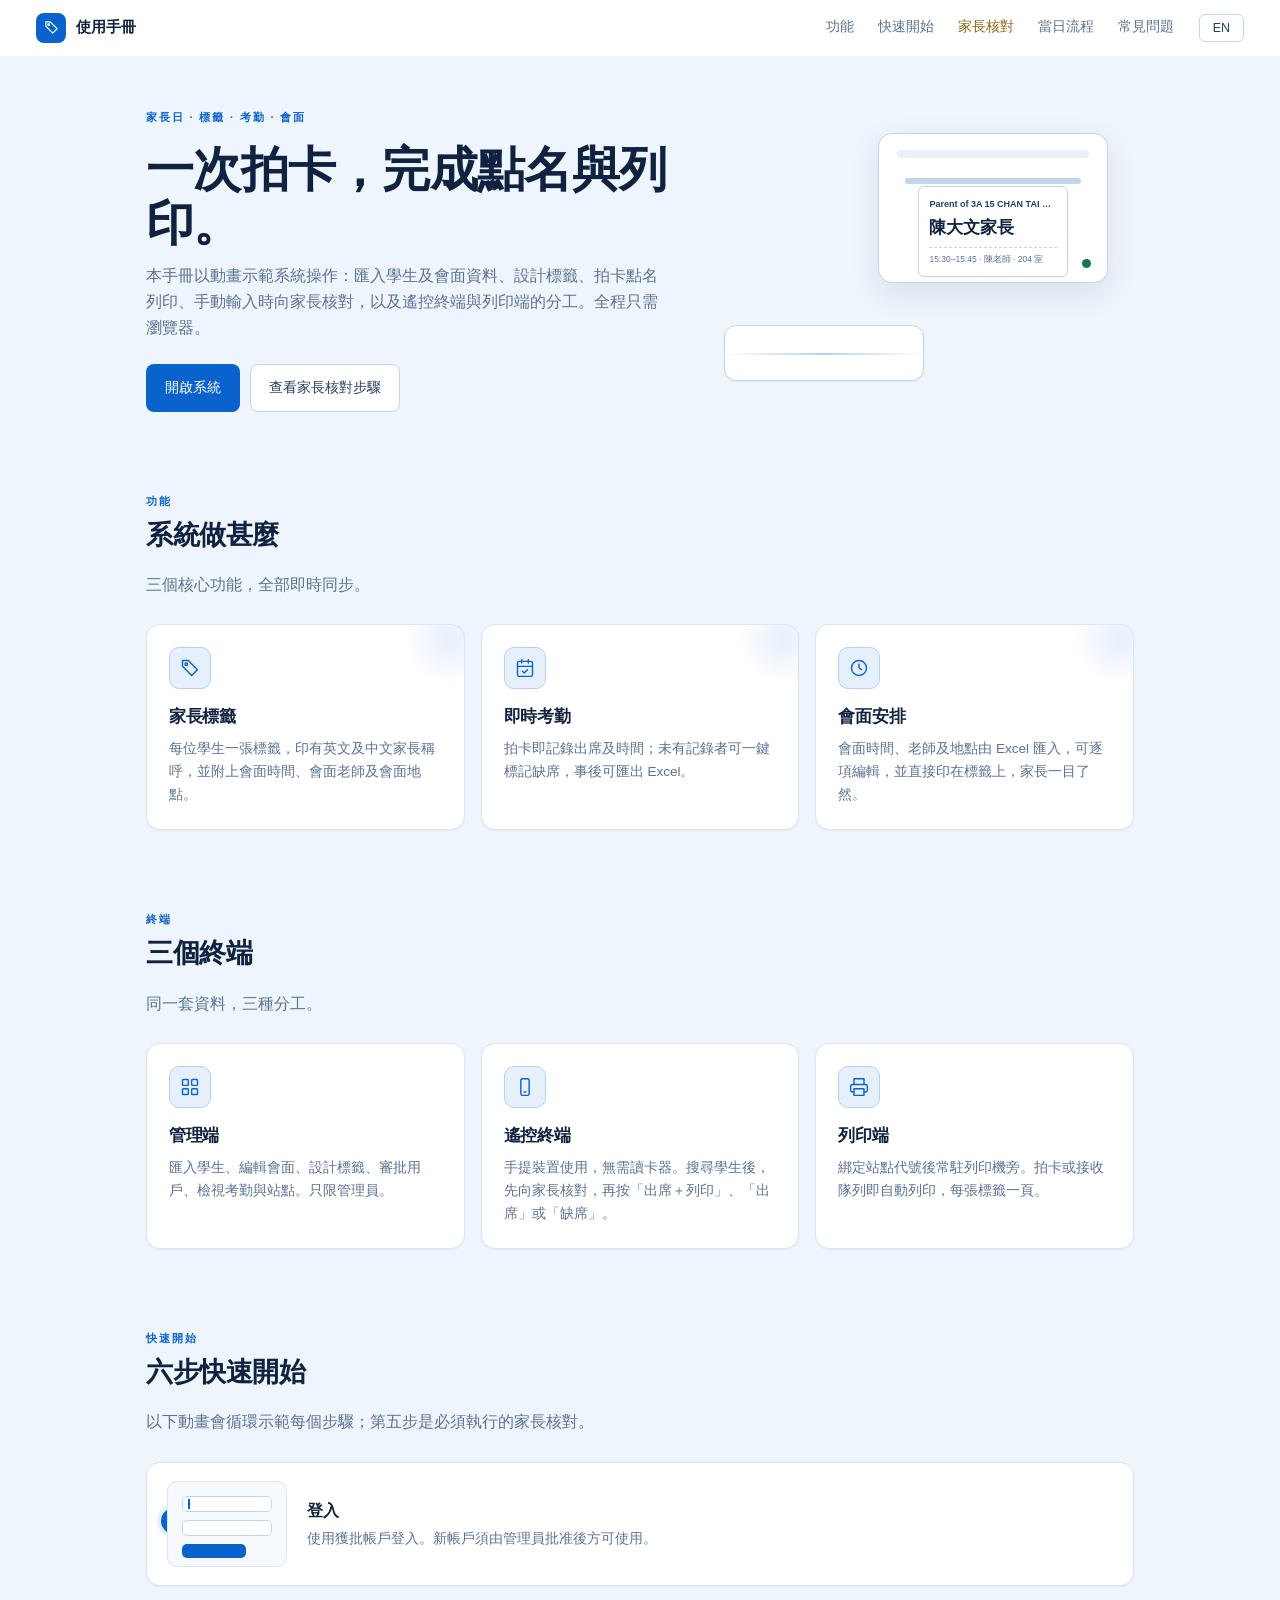
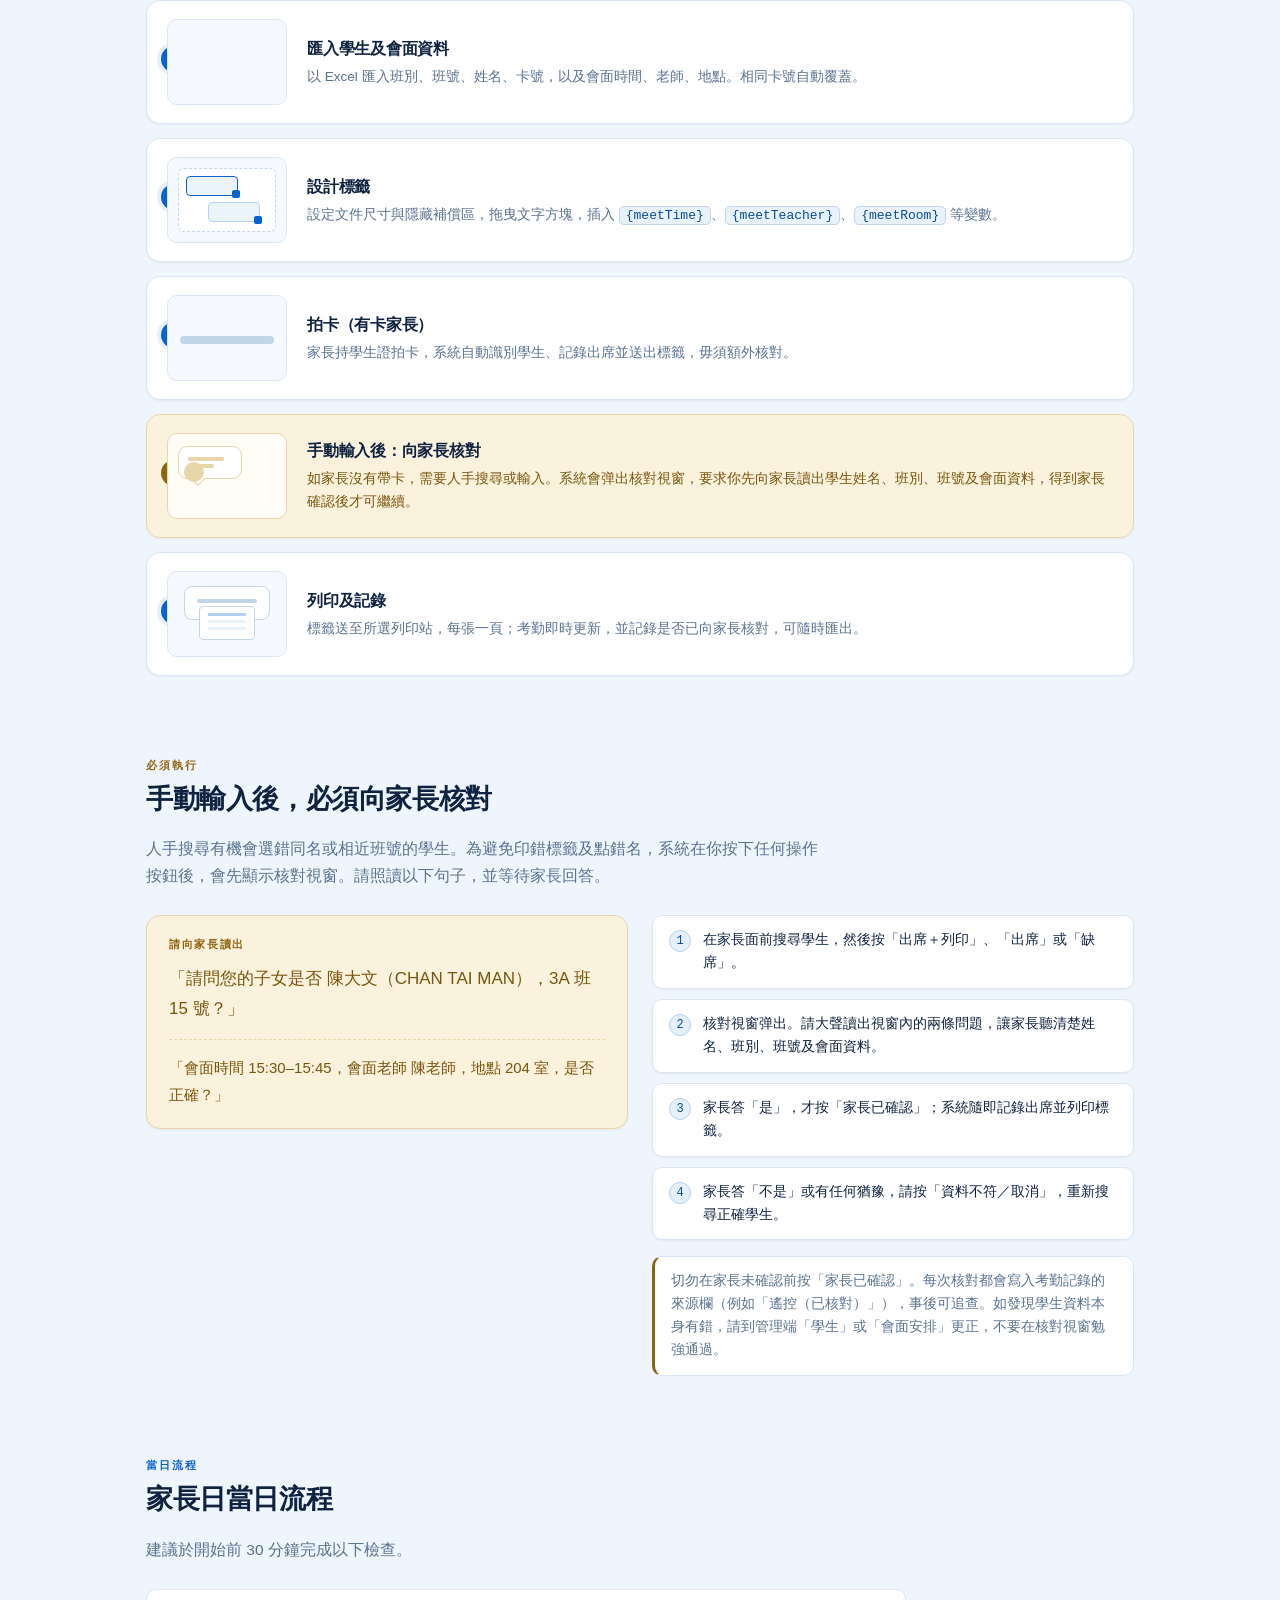
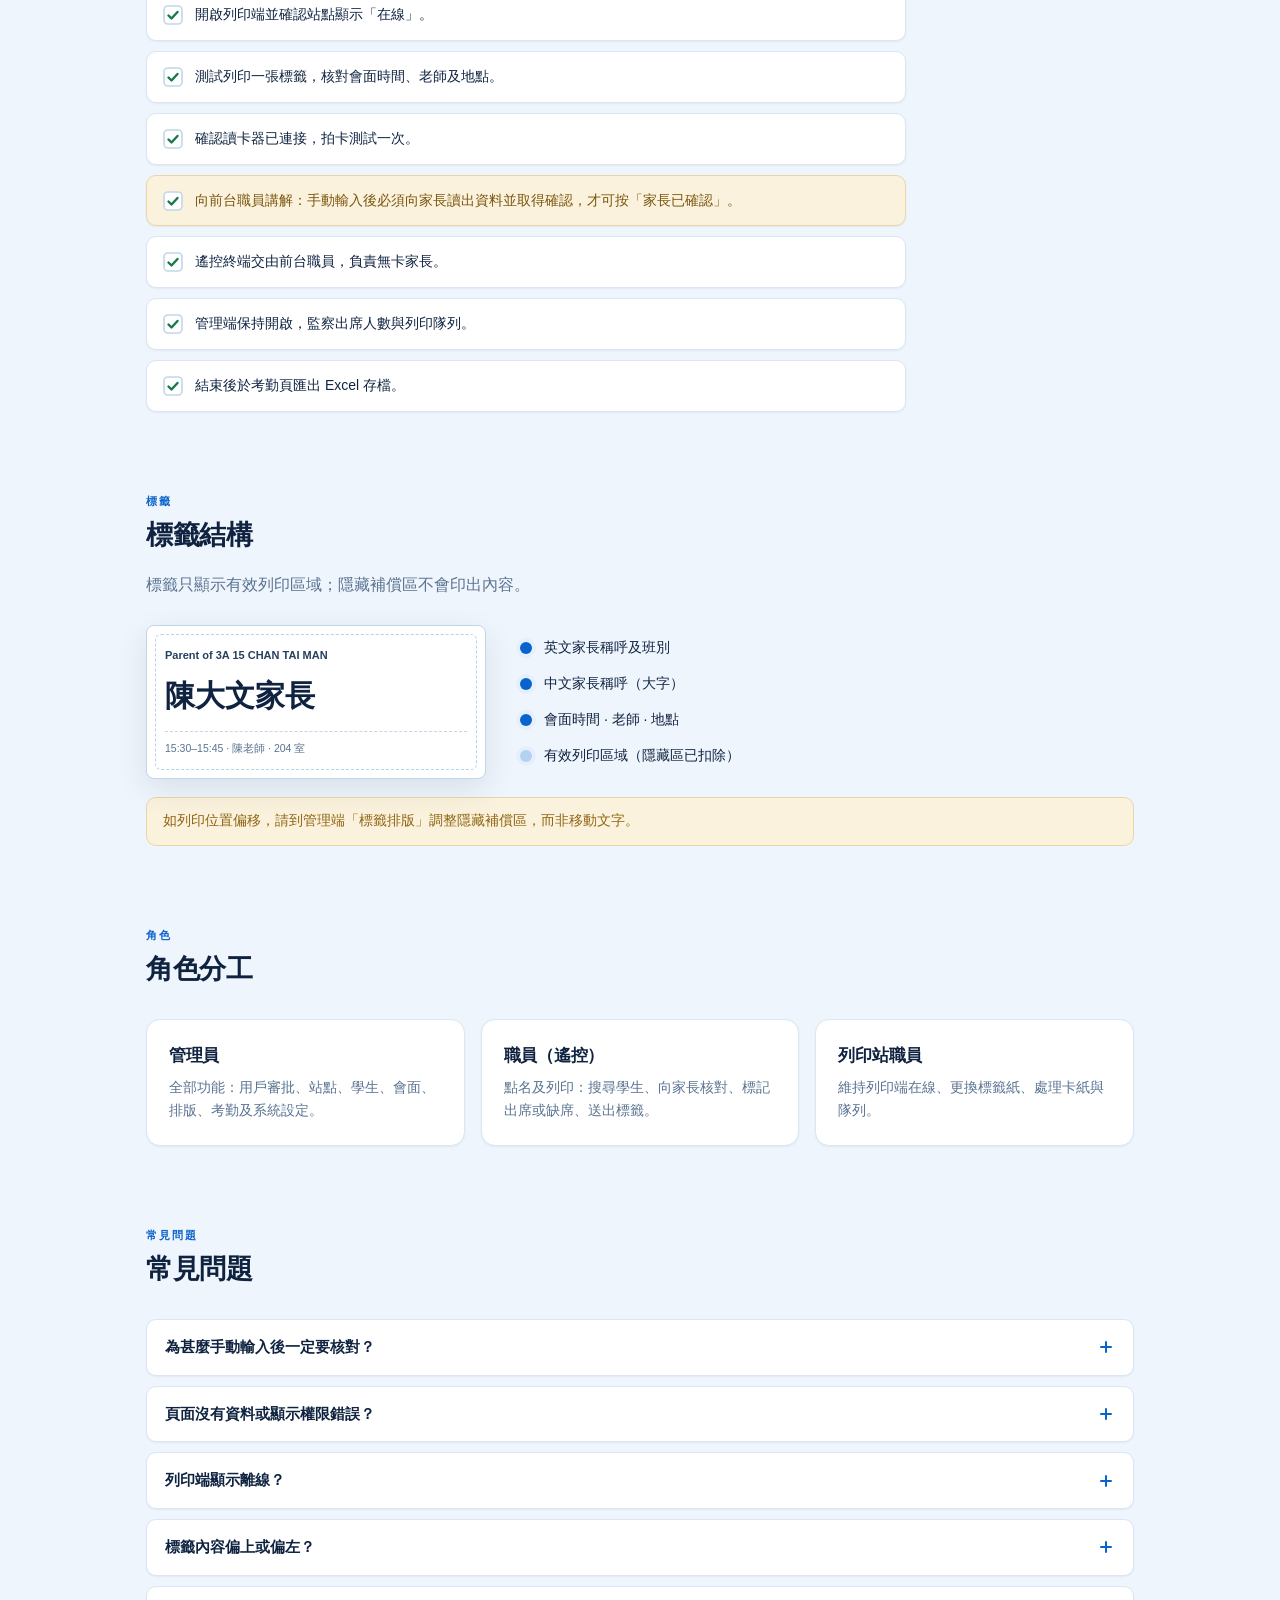
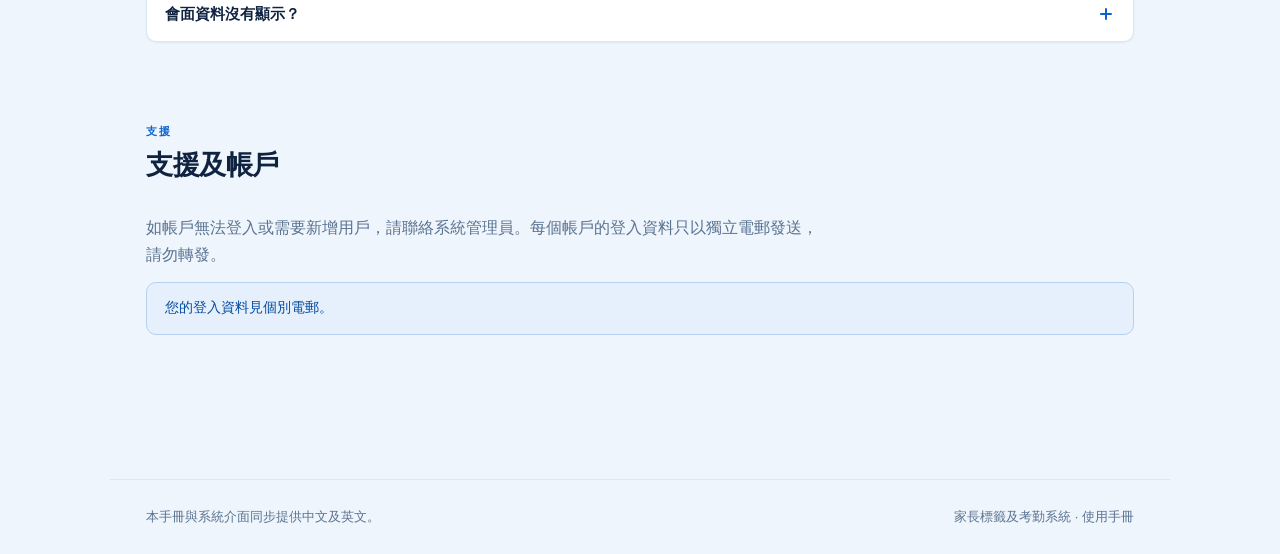
<file: user-manual.html>
<!-- user-manual.html — animated bilingual user manual (self-contained) -->
<!doctype html><html lang="zh-Hant-HK"><head>
<meta charset="utf-8"><meta name="viewport" content="width=device-width,initial-scale=1">
<title>家長標籤及考勤系統 · 使用手冊</title>
<style>
:root{
  --sans:-apple-system,BlinkMacSystemFont,"SF Pro Text","Helvetica Neue","PingFang TC","PingFang HK","Microsoft JhengHei","Noto Sans TC",Helvetica,Arial,sans-serif;
  --disp:-apple-system,BlinkMacSystemFont,"SF Pro Display","Helvetica Neue","PingFang TC","PingFang HK","Microsoft JhengHei","Noto Sans TC",Helvetica,Arial,sans-serif;
  --mono:ui-monospace,SFMono-Regular,"SF Mono",Menlo,Consolas,monospace;
  --cjk:"Microsoft JhengHei","微軟正黑體","Noto Sans TC","PingFang HK",sans-serif;
  --bg:#eff5fc;--surface:#fff;--panel:#f6faff;--raise:#e9f1fb;
  --text:#0f2340;--ink2:#26405e;--muted:#5a7391;--faint:#8ba1bd;
  --line:#dae6f4;--line2:#c2d6ea;--hair:#e9f1fa;
  --ac:#0a63cc;--acd:#084c9e;--acs:#e5f0fc;--acl:#b4d1f2;
  --ok:#16794b;--oks:#e4f4ec;--okl:#bce0cd;
  --wn:#8f6410;--wns:#fbf2dd;--wnl:#e8d6a8;
  --r:14px;--rs:8px;--nav:56px;
  --e:cubic-bezier(.25,.6,.3,1);
  --sh:0 1px 2px rgba(15,35,64,.06);--sh2:0 10px 30px rgba(15,35,64,.10);
}
*,*::before,*::after{box-sizing:border-box}
html{scroll-behavior:smooth;scroll-padding-top:calc(var(--nav) + 14px)}
body{margin:0;background:var(--bg);color:var(--text);font:16px/1.7 var(--sans);-webkit-font-smoothing:antialiased}
b,strong{font-weight:600}
h1,h2,h3{font-family:var(--disp);font-weight:600;letter-spacing:-.015em;margin:0 0 .5em}
p{margin:0 0 .8em}p:last-child{margin-bottom:0}
a{color:var(--acd)}
code{font:13px var(--mono);background:var(--raise);border:1px solid var(--line2);border-radius:5px;padding:1px 6px;color:var(--acd)}
:focus-visible{outline:2px solid var(--ac);outline-offset:2px;border-radius:4px}
::selection{background:rgba(10,99,204,.18)}
*{scrollbar-width:thin;scrollbar-color:var(--acl) var(--panel)}
::-webkit-scrollbar{width:11px;height:11px}
::-webkit-scrollbar-track{background:var(--panel)}
::-webkit-scrollbar-thumb{background:var(--acl);border:3px solid var(--panel);border-radius:8px}
::-webkit-scrollbar-thumb:hover{background:var(--ac)}

.nav{position:fixed;inset:0 0 auto 0;height:var(--nav);z-index:900;display:flex;align-items:center;gap:14px;padding:0 clamp(14px,4vw,36px);background:rgba(255,255,255,.96);border-bottom:1px solid transparent;transition:.2s}
.nav.scrolled{border-bottom-color:var(--line);box-shadow:0 6px 20px rgba(15,35,64,.07)}
.nav .brand{display:flex;align-items:center;gap:10px;font-weight:600;font-size:14.5px;min-width:0}
.nav .mark{width:30px;height:30px;border-radius:8px;display:grid;place-items:center;background:var(--ac);color:#fff;flex:none}
.nav .mark svg{width:15px;height:15px}
.nav .links{display:flex;gap:2px;margin-left:auto}
.nav .links a{padding:8px 11px;font-size:13.5px;font-weight:500;color:var(--muted);text-decoration:none}
.nav .links a:hover{color:var(--text)}
.nav .links a.hot{color:var(--wn)}
.langbtn{font:500 12.5px var(--sans);border:1px solid var(--line2);background:var(--surface);color:var(--ink2);border-radius:6px;padding:6px 13px;cursor:pointer;flex:none}
.langbtn:hover{background:var(--acs);border-color:var(--ac);color:var(--acd)}

main{max-width:1060px;margin:0 auto;padding:calc(var(--nav) + 46px) clamp(14px,4vw,36px) 70px}
section{margin-bottom:74px}
.eyebrow{display:inline-block;font-size:11px;font-weight:600;letter-spacing:.17em;text-transform:uppercase;color:var(--ac)}
.eyebrow.wn{color:var(--wn)}
h1{font-size:clamp(30px,5vw,48px);line-height:1.12;margin:14px 0 12px}
h2{font-size:clamp(21px,2.6vw,27px)}
.lede{color:var(--muted);font-size:15.5px;max-width:680px}
.head{margin-bottom:26px}
.btn{display:inline-flex;align-items:center;justify-content:center;gap:8px;font-size:14px;font-weight:500;border:1px solid transparent;border-radius:var(--rs);background:var(--ac);color:#fff;padding:11px 18px;text-decoration:none;transition:.15s}
.btn:hover{background:var(--acd)}
.btn.ghost{background:var(--surface);color:var(--ink2);border-color:var(--line2)}
.btn.ghost:hover{background:var(--acs);border-color:var(--ac);color:var(--acd)}
.row{display:flex;gap:10px;flex-wrap:wrap}

.reveal{opacity:0;transform:translateY(16px);transition:opacity .55s var(--e),transform .55s var(--e)}
.reveal.in{opacity:1;transform:none}

.hero{display:grid;grid-template-columns:1.1fr .9fr;gap:40px;align-items:center}
.device{position:relative;height:300px}
.printer{position:absolute;right:6%;top:26px;width:230px;height:150px;background:var(--surface);border:1px solid var(--line2);border-radius:14px;box-shadow:var(--sh2)}
.printer .top{position:absolute;left:18px;right:18px;top:16px;height:8px;border-radius:4px;background:var(--raise)}
.printer .slot{position:absolute;left:26px;right:26px;top:44px;height:6px;border-radius:3px;background:var(--line2)}
.printer .led{position:absolute;right:16px;bottom:14px;width:9px;height:9px;border-radius:50%;background:var(--ok);animation:blink 1.6s infinite}
.label-out{position:absolute;left:50%;top:52px;width:150px;transform:translateX(-50%)}
.lab{background:#fff;border:1px solid var(--line2);border-radius:6px;box-shadow:var(--sh);padding:10px;font-family:var(--cjk);animation:eject 4.4s var(--e) infinite;transform-origin:top center}
.lab span{display:block;overflow:hidden;white-space:nowrap;text-overflow:ellipsis}
.lab .l1{font-size:9px;font-weight:600;color:var(--ink2)}
.lab .l2{font-size:17px;font-weight:600;margin-top:2px}
.lab .l3{font-size:8.5px;color:var(--muted);margin-top:4px;border-top:1px dashed var(--line2);padding-top:4px}
.reader{position:absolute;left:4%;bottom:26px;width:200px;height:56px;background:var(--surface);border:1px solid var(--line2);border-radius:12px;box-shadow:var(--sh);overflow:hidden}
.reader .beam{position:absolute;left:0;right:0;top:50%;height:2px;background:linear-gradient(90deg,transparent,var(--acl),transparent)}
.reader .swipe{position:absolute;top:12px;left:-70px;width:64px;height:32px;border-radius:5px;background:var(--acs);border:1px solid var(--acl);animation:swipe 4.4s var(--e) infinite}
.reader .swipe::after{content:"";position:absolute;left:6px;right:6px;top:9px;height:3px;border-radius:2px;background:var(--acl)}
.reader .ok{position:absolute;right:10px;top:50%;width:16px;height:16px;transform:translateY(-50%)}
.reader .ok path{stroke:var(--ok);stroke-width:2.4;fill:none;stroke-linecap:round;stroke-linejoin:round;stroke-dasharray:24;stroke-dashoffset:24;animation:draw 4.4s var(--e) infinite}
@keyframes blink{0%,60%{opacity:1}61%,100%{opacity:.25}}
@keyframes eject{0%{transform:translateY(-46px) scaleY(.2);opacity:0}18%{transform:translateY(0) scaleY(1);opacity:1}70%{transform:translateY(0);opacity:1}88%,100%{transform:translateY(26px);opacity:0}}
@keyframes swipe{0%{left:-70px}26%,46%{left:66px}70%,100%{left:210px}}
@keyframes draw{0%,46%{stroke-dashoffset:24}62%,100%{stroke-dashoffset:0}}

.grid3{display:grid;grid-template-columns:repeat(auto-fit,minmax(240px,1fr));gap:16px}
.cap{background:var(--surface);border:1px solid var(--line);border-radius:var(--r);padding:22px;box-shadow:var(--sh);position:relative;overflow:hidden}
.cap .ic{width:42px;height:42px;border-radius:10px;display:grid;place-items:center;background:var(--acs);border:1px solid var(--acl);color:var(--ac);margin-bottom:14px}
.cap .ic svg{width:20px;height:20px}
.cap h3{font-size:17px;margin-bottom:6px}
.cap p{font-size:13.5px;color:var(--muted)}
.cap .pulse{position:absolute;right:-30px;top:-30px;width:90px;height:90px;border-radius:50%;background:radial-gradient(circle,rgba(10,99,204,.10),transparent 70%);animation:pulse 3.4s infinite}
@keyframes pulse{0%{transform:scale(.6);opacity:0}40%{opacity:1}100%{transform:scale(1.25);opacity:0}}

.steps{display:grid;gap:14px}
.step{display:grid;grid-template-columns:120px 1fr;gap:20px;align-items:center;background:var(--surface);border:1px solid var(--line);border-radius:var(--r);padding:18px 20px;box-shadow:var(--sh)}
.step.warn{border-color:var(--wnl);background:linear-gradient(0deg,var(--wns),var(--wns))}
.step .num{position:absolute;margin:-6px 0 0 -6px;width:26px;height:26px;border-radius:50%;display:grid;place-items:center;font:500 13px var(--mono);background:var(--ac);color:#fff;box-shadow:0 0 0 4px var(--acs)}
.step.warn .num{background:var(--wn);box-shadow:0 0 0 4px var(--wns)}
.step h3{font-size:16px;margin:0 0 4px}
.step p{font-size:13.5px;color:var(--muted);margin:0}
.step.warn p{color:#7a550d}
.scene{position:relative;height:86px;background:var(--panel);border:1px solid var(--line);border-radius:10px;overflow:hidden}
.step.warn .scene{background:#fffdf6;border-color:var(--wnl)}
.sc-login .field{position:absolute;left:14px;right:14px;height:16px;border:1px solid var(--line2);border-radius:5px;background:#fff}
.sc-login .f1{top:14px}.sc-login .f2{top:38px}
.sc-login .caret{position:absolute;left:20px;top:17px;width:2px;height:10px;background:var(--ac);animation:caret 1s steps(1) infinite}
.sc-login .go{position:absolute;left:14px;top:62px;width:64px;height:14px;border-radius:5px;background:var(--ac);animation:press 3.2s var(--e) infinite}
@keyframes caret{0%,49%{opacity:1}50%,100%{opacity:0}}
@keyframes press{0%,55%{transform:scale(1)}65%{transform:scale(.94)}75%,100%{transform:scale(1)}}
.sc-rows .r{position:absolute;left:12px;right:12px;height:12px;border-radius:4px;background:var(--raise);opacity:0;animation:rowsIn 3.6s var(--e) infinite}
.sc-rows .r1{top:14px;animation-delay:.1s}.sc-rows .r2{top:34px;animation-delay:.5s}.sc-rows .r3{top:54px;animation-delay:.9s}
.sc-rows .r::after{content:"";position:absolute;left:0;top:0;bottom:0;width:34%;border-radius:4px;background:var(--acl)}
@keyframes rowsIn{0%{opacity:0;transform:translateX(-16px)}18%,78%{opacity:1;transform:none}95%,100%{opacity:0;transform:none}}
.sc-design .canvas{position:absolute;inset:10px;border:1px dashed var(--line2);border-radius:6px;background:#fff}
.sc-design .box{position:absolute;width:52px;height:20px;border:1px solid var(--ac);background:rgba(10,99,204,.08);border-radius:4px;animation:drag 4s var(--e) infinite}
.sc-design .b1{top:18px;left:18px}
.sc-design .b2{top:44px;left:40px;animation-delay:.4s;border-color:var(--acl)}
.sc-design .hd{position:absolute;right:-3px;bottom:-3px;width:8px;height:8px;background:var(--ac);border-radius:2px}
@keyframes drag{0%,12%{transform:none}45%,60%{transform:translate(26px,10px)}90%,100%{transform:none}}
.sc-swipe .bar{position:absolute;left:12px;right:12px;top:40px;height:8px;border-radius:4px;background:var(--line2)}
.sc-swipe .card{position:absolute;top:22px;left:-60px;width:52px;height:30px;border-radius:5px;background:var(--acs);border:1px solid var(--acl);animation:swipe2 3.4s var(--e) infinite}
.sc-swipe .tick{position:absolute;right:14px;top:16px;width:18px;height:18px}
.sc-swipe .tick path{stroke:var(--ok);stroke-width:2.4;fill:none;stroke-linecap:round;stroke-linejoin:round;stroke-dasharray:26;stroke-dashoffset:26;animation:draw2 3.4s var(--e) infinite}
@keyframes swipe2{0%{left:-60px}40%,55%{left:calc(100% - 66px)}100%{left:calc(100% + 10px)}}
@keyframes draw2{0%,40%{stroke-dashoffset:26}58%,90%{stroke-dashoffset:0}100%{stroke-dashoffset:0}}
/* ask scene */
.sc-ask .bub{position:absolute;left:10px;top:12px;right:44px;background:#fff;border:1px solid var(--wnl);border-radius:9px;padding:7px 9px;animation:bub 4s var(--e) infinite}
.sc-ask .bub i{display:block;height:4px;border-radius:2px;background:var(--wnl);margin:3px 0}
.sc-ask .bub i:nth-child(1){width:82%}
.sc-ask .bub i:nth-child(2){width:60%}
.sc-ask .bub::after{content:"";position:absolute;left:14px;bottom:-6px;width:10px;height:10px;background:#fff;border-right:1px solid var(--wnl);border-bottom:1px solid var(--wnl);transform:rotate(45deg)}
.sc-ask .head{position:absolute;left:16px;bottom:10px;width:20px;height:20px;border-radius:50%;background:var(--wnl)}
.sc-ask .yes{position:absolute;right:12px;top:26px;width:24px;height:24px}
.sc-ask .yes path{stroke:var(--ok);stroke-width:2.6;fill:none;stroke-linecap:round;stroke-linejoin:round;stroke-dasharray:28;stroke-dashoffset:28;animation:draw3 4s var(--e) infinite}
@keyframes bub{0%{opacity:0;transform:translateY(6px)}16%,72%{opacity:1;transform:none}92%,100%{opacity:0;transform:translateY(-4px)}}
@keyframes draw3{0%,52%{stroke-dashoffset:28}70%,92%{stroke-dashoffset:0}100%{stroke-dashoffset:0}}
.sc-print .p{position:absolute;left:50%;top:14px;width:86px;height:34px;transform:translateX(-50%);background:var(--surface);border:1px solid var(--line2);border-radius:8px}
.sc-print .p::after{content:"";position:absolute;left:12px;right:12px;top:12px;height:4px;border-radius:2px;background:var(--line2)}
.sc-print .sheet{position:absolute;left:50%;top:34px;width:56px;height:34px;transform:translateX(-50%);background:#fff;border:1px solid var(--line2);border-radius:4px;animation:eject2 3.4s var(--e) infinite}
.sc-print .sheet i{display:block;margin:6px auto 0;width:70%;height:3px;background:var(--acl);box-shadow:0 7px 0 var(--hair),0 14px 0 var(--hair)}
@keyframes eject2{0%{transform:translate(-50%,-24px) scaleY(.3);opacity:0}30%{transform:translate(-50%,0) scaleY(1);opacity:1}80%{transform:translate(-50%,0);opacity:1}100%{transform:translate(-50%,16px);opacity:0}}

.check{display:grid;gap:10px;max-width:760px}
.ck{display:flex;gap:12px;align-items:flex-start;background:var(--surface);border:1px solid var(--line);border-radius:10px;padding:13px 16px;font-size:14px;box-shadow:var(--sh)}
.ck.hot{border-color:var(--wnl);background:var(--wns);color:#7a550d}
.ck .bx{flex:none;width:20px;height:20px;margin-top:2px}
.ck .bx rect{fill:#fff;stroke:var(--line2);stroke-width:1.6}
.ck .bx path{stroke:var(--ok);stroke-width:2.4;fill:none;stroke-linecap:round;stroke-linejoin:round;stroke-dasharray:22;stroke-dashoffset:22}
.reveal.in .ck .bx path{animation:tick .5s var(--e) forwards}
.reveal.in .ck:nth-child(1) .bx path{animation-delay:.15s}
.reveal.in .ck:nth-child(2) .bx path{animation-delay:.45s}
.reveal.in .ck:nth-child(3) .bx path{animation-delay:.75s}
.reveal.in .ck:nth-child(4) .bx path{animation-delay:1.05s}
.reveal.in .ck:nth-child(5) .bx path{animation-delay:1.35s}
.reveal.in .ck:nth-child(6) .bx path{animation-delay:1.65s}
.reveal.in .ck:nth-child(7) .bx path{animation-delay:1.95s}
@keyframes tick{to{stroke-dashoffset:0}}

/* verify block */
.vf-wrap{display:grid;grid-template-columns:1fr 1fr;gap:24px;align-items:start}
.script{background:var(--wns);border:1px solid var(--wnl);border-radius:var(--r);padding:20px 22px;color:#7a550d;box-shadow:var(--sh)}
.script .q{font-size:17px;line-height:1.8;font-weight:500}
.script .q+.q{margin-top:14px;padding-top:14px;border-top:1px dashed var(--wnl);font-size:15px}
.script .tagline{font-size:10.5px;font-weight:600;letter-spacing:.16em;text-transform:uppercase;color:var(--wn);margin-bottom:10px}
.vf-steps{display:grid;gap:10px}
.vf-step{display:flex;gap:12px;align-items:flex-start;background:var(--surface);border:1px solid var(--line);border-radius:10px;padding:13px 16px;font-size:13.5px;box-shadow:var(--sh)}
.vf-step .n{flex:none;width:22px;height:22px;border-radius:50%;display:grid;place-items:center;font:500 12px var(--mono);background:var(--acs);border:1px solid var(--acl);color:var(--acd);margin-top:1px}
.vf-note{margin-top:16px;background:var(--surface);border:1px solid var(--line);border-left:3px solid var(--wn);border-radius:10px;padding:13px 16px;font-size:13.5px;color:var(--muted)}

.anat-wrap{display:grid;grid-template-columns:minmax(240px,340px) 1fr;gap:34px;align-items:center}
.anat{position:relative;background:#fff;border:1px solid var(--line2);border-radius:8px;box-shadow:var(--sh2);padding:20px 18px;font-family:var(--cjk)}
.anat .en{font-size:11px;font-weight:600;color:var(--ink2)}
.anat .zh{font-size:30px;font-weight:600;margin-top:6px}
.anat .mt{font-size:10.5px;color:var(--muted);margin-top:10px;border-top:1px dashed var(--line2);padding-top:8px}
.anat .frame{position:absolute;inset:8px;border:1px dashed var(--acl);border-radius:6px;animation:frame 3s var(--e) infinite}
@keyframes frame{0%,100%{opacity:.5}50%{opacity:1}}
.calls{display:grid;gap:12px}
.call{display:flex;gap:12px;align-items:center;font-size:14px}
.call .pin{flex:none;width:12px;height:12px;border-radius:50%;background:var(--ac);box-shadow:0 0 0 4px var(--acs);animation:bob 2.4s var(--e) infinite}
.call:nth-child(2) .pin{animation-delay:.3s}
.call:nth-child(3) .pin{animation-delay:.6s}
.call:nth-child(4) .pin{animation-delay:.9s;background:var(--acl)}
@keyframes bob{0%,100%{transform:translateY(0)}50%{transform:translateY(-4px)}}
.note{margin-top:18px;background:var(--wns);border:1px solid var(--wnl);color:var(--wn);border-radius:10px;padding:12px 16px;font-size:13.5px}

details{background:var(--surface);border:1px solid var(--line);border-radius:10px;padding:0 18px;box-shadow:var(--sh);margin-bottom:10px}
summary{cursor:pointer;list-style:none;display:flex;align-items:center;gap:10px;padding:15px 0;font-weight:600;font-size:14.5px}
summary::-webkit-details-marker{display:none}
summary .pm{margin-left:auto;flex:none;width:18px;height:18px;position:relative}
summary .pm::before,summary .pm::after{content:"";position:absolute;left:50%;top:50%;background:var(--ac);border-radius:2px;transform:translate(-50%,-50%);transition:.2s}
summary .pm::before{width:12px;height:2px}
summary .pm::after{width:2px;height:12px}
details[open] summary .pm::after{transform:translate(-50%,-50%) rotate(90deg);opacity:0}
details p{padding:0 0 16px;font-size:13.5px;color:var(--muted);margin:0}

footer{border-top:1px solid var(--line);padding:26px clamp(14px,4vw,36px);color:var(--muted);font-size:13px;display:flex;gap:14px;flex-wrap:wrap;justify-content:space-between;max-width:1060px;margin:0 auto}
.cred{background:var(--acs);border:1px solid var(--acl);color:var(--acd);border-radius:10px;padding:14px 18px;font-size:13.5px;margin-top:14px}

@media(max-width:860px){.hero,.vf-wrap{grid-template-columns:1fr}.device{height:260px;order:-1}.step{grid-template-columns:1fr}.scene{height:96px}.anat-wrap{grid-template-columns:1fr}.nav .links{display:none}}
@media(prefers-reduced-motion:reduce){*{animation-duration:.001ms!important;animation-iteration-count:1!important;transition-duration:.001ms!important}.reveal{opacity:1;transform:none}}
</style>
</head><body>

<nav class="nav" id="nav">
  <div class="brand"><span class="mark"><svg viewBox="0 0 24 24" fill="none" stroke="currentColor" stroke-width="1.7" stroke-linecap="round" stroke-linejoin="round"><path d="M3 3h7l11 11-7 7L3 10V3z"/><circle cx="7.5" cy="7.5" r="1.5"/></svg></span><span data-i18n="m.sub"></span></div>
  <div class="links">
    <a href="#do" data-i18n="n.do"></a>
    <a href="#start" data-i18n="n.start"></a>
    <a href="#verify" class="hot" data-i18n="n.verify"></a>
    <a href="#day" data-i18n="n.day"></a>
    <a href="#faq" data-i18n="n.faq"></a>
  </div>
  <button class="langbtn" id="langBtn" type="button">EN</button>
</nav>

<main>
  <section class="hero reveal">
    <div>
      <span class="eyebrow" data-i18n="h.eyebrow"></span>
      <h1 data-i18n="h.h1"></h1>
      <p class="lede" data-i18n="h.lede"></p>
      <div class="row" style="margin-top:22px">
        <a class="btn" href="index.html" data-i18n="h.btnSystem"></a>
        <a class="btn ghost" href="#verify" data-i18n="h.btnVerify"></a>
      </div>
    </div>
    <div class="device" aria-hidden="true">
      <div class="printer"><div class="top"></div><div class="slot"></div><div class="led"></div>
        <div class="label-out"><div class="lab"><span class="l1">Parent of 3A 15 CHAN TAI MAN</span><span class="l2">陳大文家長</span><span class="l3">15:30–15:45 · 陳老師 · 204 室</span></div></div>
      </div>
      <div class="reader"><div class="beam"></div><div class="swipe"></div>
        <svg class="ok" viewBox="0 0 24 24"><path d="M5 12.5l4.2 4.2L19 7"/></svg>
      </div>
    </div>
  </section>

  <section id="do" class="reveal">
    <div class="head"><span class="eyebrow" data-i18n="s1.k"></span><h2 data-i18n="s1.title"></h2><p class="lede" data-i18n="s1.lede"></p></div>
    <div class="grid3">
      <div class="cap"><span class="pulse"></span><span class="ic"><svg viewBox="0 0 24 24" fill="none" stroke="currentColor" stroke-width="1.7" stroke-linecap="round" stroke-linejoin="round"><path d="M3 3h7l11 11-7 7L3 10V3z"/><circle cx="7.5" cy="7.5" r="1.5"/></svg></span><h3 data-i18n="c1.t"></h3><p data-i18n="c1.d"></p></div>
      <div class="cap"><span class="pulse"></span><span class="ic"><svg viewBox="0 0 24 24" fill="none" stroke="currentColor" stroke-width="1.7" stroke-linecap="round" stroke-linejoin="round"><rect x="3" y="4" width="18" height="18" rx="2"/><path d="M16 2v4M8 2v4M3 10h18"/><path d="M9 16l2 2 4-4"/></svg></span><h3 data-i18n="c2.t"></h3><p data-i18n="c2.d"></p></div>
      <div class="cap"><span class="pulse"></span><span class="ic"><svg viewBox="0 0 24 24" fill="none" stroke="currentColor" stroke-width="1.7" stroke-linecap="round" stroke-linejoin="round"><circle cx="12" cy="12" r="9"/><path d="M12 7v5l3 2"/></svg></span><h3 data-i18n="c3.t"></h3><p data-i18n="c3.d"></p></div>
    </div>
  </section>

  <section id="ends" class="reveal">
    <div class="head"><span class="eyebrow" data-i18n="s2.k"></span><h2 data-i18n="s2.title"></h2><p class="lede" data-i18n="s2.lede"></p></div>
    <div class="grid3">
      <div class="cap"><span class="ic"><svg viewBox="0 0 24 24" fill="none" stroke="currentColor" stroke-width="1.7"><rect x="3" y="3" width="7" height="7" rx="1"/><rect x="14" y="3" width="7" height="7" rx="1"/><rect x="3" y="14" width="7" height="7" rx="1"/><rect x="14" y="14" width="7" height="7" rx="1"/></svg></span><h3 data-i18n="t1.t"></h3><p data-i18n="t1.d"></p></div>
      <div class="cap"><span class="ic"><svg viewBox="0 0 24 24" fill="none" stroke="currentColor" stroke-width="1.7" stroke-linecap="round"><rect x="7" y="2" width="10" height="20" rx="2"/><path d="M11 18h2"/></svg></span><h3 data-i18n="t2.t"></h3><p data-i18n="t2.d"></p></div>
      <div class="cap"><span class="ic"><svg viewBox="0 0 24 24" fill="none" stroke="currentColor" stroke-width="1.7" stroke-linecap="round" stroke-linejoin="round"><path d="M6 9V2h12v7"/><path d="M6 18H4a2 2 0 0 1-2-2v-5a2 2 0 0 1 2-2h16a2 2 0 0 1 2 2v5a2 2 0 0 1-2 2h-2"/><rect x="6" y="14" width="12" height="8"/></svg></span><h3 data-i18n="t3.t"></h3><p data-i18n="t3.d"></p></div>
    </div>
  </section>

  <section id="start" class="reveal">
    <div class="head"><span class="eyebrow" data-i18n="s3.k"></span><h2 data-i18n="s3.title"></h2><p class="lede" data-i18n="s3.lede"></p></div>
    <div class="steps">
      <div class="step"><span class="num">1</span>
        <div class="scene sc-login" aria-hidden="true"><div class="field f1"></div><div class="field f2"></div><div class="caret"></div><div class="go"></div></div>
        <div><h3 data-i18n="q1.t"></h3><p data-i18n="q1.d"></p></div>
      </div>
      <div class="step"><span class="num">2</span>
        <div class="scene sc-rows" aria-hidden="true"><div class="r r1"></div><div class="r r2"></div><div class="r r3"></div></div>
        <div><h3 data-i18n="q2.t"></h3><p data-i18n="q2.d"></p></div>
      </div>
      <div class="step"><span class="num">3</span>
        <div class="scene sc-design" aria-hidden="true"><div class="canvas"></div><div class="box b1"><span class="hd"></span></div><div class="box b2"><span class="hd"></span></div></div>
        <div><h3 data-i18n="q3.t"></h3><p data-i18n-html="q3.d"></p></div>
      </div>
      <div class="step"><span class="num">4</span>
        <div class="scene sc-swipe" aria-hidden="true"><div class="bar"></div><div class="card"></div><svg class="tick" viewBox="0 0 24 24"><path d="M5 12.5l4.2 4.2L19 7"/></svg></div>
        <div><h3 data-i18n="q4.t"></h3><p data-i18n="q4.d"></p></div>
      </div>
      <div class="step warn"><span class="num">5</span>
        <div class="scene sc-ask" aria-hidden="true"><div class="bub"><i></i><i></i></div><div class="head"></div><svg class="yes" viewBox="0 0 24 24"><path d="M5 12.5l4.2 4.2L19 7"/></svg></div>
        <div><h3 data-i18n="q5.t"></h3><p data-i18n="q5.d"></p></div>
      </div>
      <div class="step"><span class="num">6</span>
        <div class="scene sc-print" aria-hidden="true"><div class="p"></div><div class="sheet"><i></i></div></div>
        <div><h3 data-i18n="q6.t"></h3><p data-i18n="q6.d"></p></div>
      </div>
    </div>
  </section>

  <section id="verify" class="reveal">
    <div class="head"><span class="eyebrow wn" data-i18n="s9.k"></span><h2 data-i18n="s9.title"></h2><p class="lede" data-i18n="s9.lede"></p></div>
    <div class="vf-wrap">
      <div class="script">
        <div class="tagline" data-i18n="s9.say"></div>
        <div class="q" data-i18n="v1"></div>
        <div class="q" data-i18n="v2"></div>
      </div>
      <div>
        <div class="vf-steps">
          <div class="vf-step"><span class="n">1</span><span data-i18n="v3"></span></div>
          <div class="vf-step"><span class="n">2</span><span data-i18n="v4"></span></div>
          <div class="vf-step"><span class="n">3</span><span data-i18n="v5"></span></div>
          <div class="vf-step"><span class="n">4</span><span data-i18n="v6"></span></div>
        </div>
        <div class="vf-note" data-i18n="v7"></div>
      </div>
    </div>
  </section>

  <section id="day" class="reveal">
    <div class="head"><span class="eyebrow" data-i18n="s4.k"></span><h2 data-i18n="s4.title"></h2><p class="lede" data-i18n="s4.lede"></p></div>
    <div class="check">
      <div class="ck"><svg class="bx" viewBox="0 0 20 20"><rect x="1" y="1" width="18" height="18" rx="4"/><path d="M5.5 10.5l3 3 6-6.5"/></svg><span data-i18n="k1"></span></div>
      <div class="ck"><svg class="bx" viewBox="0 0 20 20"><rect x="1" y="1" width="18" height="18" rx="4"/><path d="M5.5 10.5l3 3 6-6.5"/></svg><span data-i18n="k2"></span></div>
      <div class="ck"><svg class="bx" viewBox="0 0 20 20"><rect x="1" y="1" width="18" height="18" rx="4"/><path d="M5.5 10.5l3 3 6-6.5"/></svg><span data-i18n="k3"></span></div>
      <div class="ck hot"><svg class="bx" viewBox="0 0 20 20"><rect x="1" y="1" width="18" height="18" rx="4"/><path d="M5.5 10.5l3 3 6-6.5"/></svg><span data-i18n="k4"></span></div>
      <div class="ck"><svg class="bx" viewBox="0 0 20 20"><rect x="1" y="1" width="18" height="18" rx="4"/><path d="M5.5 10.5l3 3 6-6.5"/></svg><span data-i18n="k5"></span></div>
      <div class="ck"><svg class="bx" viewBox="0 0 20 20"><rect x="1" y="1" width="18" height="18" rx="4"/><path d="M5.5 10.5l3 3 6-6.5"/></svg><span data-i18n="k6"></span></div>
      <div class="ck"><svg class="bx" viewBox="0 0 20 20"><rect x="1" y="1" width="18" height="18" rx="4"/><path d="M5.5 10.5l3 3 6-6.5"/></svg><span data-i18n="k7"></span></div>
    </div>
  </section>

  <section class="reveal">
    <div class="head"><span class="eyebrow" data-i18n="s5.k"></span><h2 data-i18n="s5.title"></h2><p class="lede" data-i18n="s5.lede"></p></div>
    <div class="anat-wrap">
      <div class="anat" aria-hidden="true"><div class="frame"></div>
        <div class="en">Parent of 3A 15 CHAN TAI MAN</div>
        <div class="zh">陳大文家長</div>
        <div class="mt">15:30–15:45 · 陳老師 · 204 室</div>
      </div>
      <div class="calls">
        <div class="call"><span class="pin"></span><span data-i18n="a1"></span></div>
        <div class="call"><span class="pin"></span><span data-i18n="a2"></span></div>
        <div class="call"><span class="pin"></span><span data-i18n="a3"></span></div>
        <div class="call"><span class="pin"></span><span data-i18n="a4"></span></div>
      </div>
    </div>
    <div class="note" data-i18n="s5.note"></div>
  </section>

  <section class="reveal">
    <div class="head"><span class="eyebrow" data-i18n="s6.k"></span><h2 data-i18n="s6.title"></h2></div>
    <div class="grid3">
      <div class="cap"><h3 data-i18n="r1.t"></h3><p data-i18n="r1.d"></p></div>
      <div class="cap"><h3 data-i18n="r2.t"></h3><p data-i18n="r2.d"></p></div>
      <div class="cap"><h3 data-i18n="r3.t"></h3><p data-i18n="r3.d"></p></div>
    </div>
  </section>

  <section id="faq" class="reveal">
    <div class="head"><span class="eyebrow" data-i18n="s7.k"></span><h2 data-i18n="s7.title"></h2></div>
    <details><summary><span data-i18n="f0.q"></span><span class="pm"></span></summary><p data-i18n="f0.a"></p></details>
    <details><summary><span data-i18n="f1.q"></span><span class="pm"></span></summary><p data-i18n="f1.a"></p></details>
    <details><summary><span data-i18n="f2.q"></span><span class="pm"></span></summary><p data-i18n="f2.a"></p></details>
    <details><summary><span data-i18n="f3.q"></span><span class="pm"></span></summary><p data-i18n="f3.a"></p></details>
    <details><summary><span data-i18n="f4.q"></span><span class="pm"></span></summary><p data-i18n="f4.a"></p></details>
  </section>

  <section class="reveal">
    <div class="head"><span class="eyebrow" data-i18n="s8.k"></span><h2 data-i18n="s8.title"></h2></div>
    <p class="lede" data-i18n="s8.d"></p>
    <div class="cred" data-i18n="s8.cred"></div>
  </section>
</main>

<footer><span data-i18n="f.note"></span><span data-i18n="f.copy"></span></footer>

<script>
const DICT={zh:{
'm.sub':'使用手冊','m.lang':'EN',
'n.do':'功能','n.ends':'終端','n.start':'快速開始','n.verify':'家長核對','n.day':'當日流程','n.faq':'常見問題',
'h.eyebrow':'家長日 · 標籤 · 考勤 · 會面','h.h1':'一次拍卡，完成點名與列印。',
'h.lede':'本手冊以動畫示範系統操作：匯入學生及會面資料、設計標籤、拍卡點名列印、手動輸入時向家長核對，以及遙控終端與列印端的分工。全程只需瀏覽器。',
'h.btnSystem':'開啟系統','h.btnVerify':'查看家長核對步驟',
's1.k':'功能','s1.title':'系統做甚麼','s1.lede':'三個核心功能，全部即時同步。',
'c1.t':'家長標籤','c1.d':'每位學生一張標籤，印有英文及中文家長稱呼，並附上會面時間、會面老師及會面地點。',
'c2.t':'即時考勤','c2.d':'拍卡即記錄出席及時間；未有記錄者可一鍵標記缺席，事後可匯出 Excel。',
'c3.t':'會面安排','c3.d':'會面時間、老師及地點由 Excel 匯入，可逐項編輯，並直接印在標籤上，家長一目了然。',
's2.k':'終端','s2.title':'三個終端','s2.lede':'同一套資料，三種分工。',
't1.t':'管理端','t1.d':'匯入學生、編輯會面、設計標籤、審批用戶、檢視考勤與站點。只限管理員。',
't2.t':'遙控終端','t2.d':'手提裝置使用，無需讀卡器。搜尋學生後，先向家長核對，再按「出席＋列印」、「出席」或「缺席」。',
't3.t':'列印端','t3.d':'綁定站點代號後常駐列印機旁。拍卡或接收隊列即自動列印，每張標籤一頁。',
's3.k':'快速開始','s3.title':'六步快速開始','s3.lede':'以下動畫會循環示範每個步驟；第五步是必須執行的家長核對。',
'q1.t':'登入','q1.d':'使用獲批帳戶登入。新帳戶須由管理員批准後方可使用。',
'q2.t':'匯入學生及會面資料','q2.d':'以 Excel 匯入班別、班號、姓名、卡號，以及會面時間、老師、地點。相同卡號自動覆蓋。',
'q3.t':'設計標籤','q3.d':'設定文件尺寸與隱藏補償區，拖曳文字方塊，插入 <code>{meetTime}</code>、<code>{meetTeacher}</code>、<code>{meetRoom}</code> 等變數。',
'q4.t':'拍卡（有卡家長）','q4.d':'家長持學生證拍卡，系統自動識別學生、記錄出席並送出標籤，毋須額外核對。',
'q5.t':'手動輸入後：向家長核對','q5.d':'如家長沒有帶卡，需要人手搜尋或輸入。系統會弹出核對視窗，要求你先向家長讀出學生姓名、班別、班號及會面資料，得到家長確認後才可繼續。',
'q6.t':'列印及記錄','q6.d':'標籤送至所選列印站，每張一頁；考勤即時更新，並記錄是否已向家長核對，可隨時匯出。',
's9.k':'必須執行','s9.title':'手動輸入後，必須向家長核對',
's9.lede':'人手搜尋有機會選錯同名或相近班號的學生。為避免印錯標籤及點錯名，系統在你按下任何操作按鈕後，會先顯示核對視窗。請照讀以下句子，並等待家長回答。',
's9.say':'請向家長讀出',
'v1':'「請問您的子女是否 陳大文（CHAN TAI MAN），3A 班 15 號？」',
'v2':'「會面時間 15:30–15:45，會面老師 陳老師，地點 204 室，是否正確？」',
'v3':'在家長面前搜尋學生，然後按「出席＋列印」、「出席」或「缺席」。',
'v4':'核對視窗弹出。請大聲讀出視窗內的兩條問題，讓家長聽清楚姓名、班別、班號及會面資料。',
'v5':'家長答「是」，才按「家長已確認」；系統隨即記錄出席並列印標籤。',
'v6':'家長答「不是」或有任何猶豫，請按「資料不符／取消」，重新搜尋正確學生。',
'v7':'切勿在家長未確認前按「家長已確認」。每次核對都會寫入考勤記錄的來源欄（例如「遙控（已核對）」），事後可追查。如發現學生資料本身有錯，請到管理端「學生」或「會面安排」更正，不要在核對視窗勉強通過。',
's4.k':'當日流程','s4.title':'家長日當日流程','s4.lede':'建議於開始前 30 分鐘完成以下檢查。',
'k1':'開啟列印端並確認站點顯示「在線」。','k2':'測試列印一張標籤，核對會面時間、老師及地點。','k3':'確認讀卡器已連接，拍卡測試一次。',
'k4':'向前台職員講解：手動輸入後必須向家長讀出資料並取得確認，才可按「家長已確認」。',
'k5':'遙控終端交由前台職員，負責無卡家長。','k6':'管理端保持開啟，監察出席人數與列印隊列。','k7':'結束後於考勤頁匯出 Excel 存檔。',
's5.k':'標籤','s5.title':'標籤結構','s5.lede':'標籤只顯示有效列印區域；隱藏補償區不會印出內容。',
'a1':'英文家長稱呼及班別','a2':'中文家長稱呼（大字）','a3':'會面時間 · 老師 · 地點','a4':'有效列印區域（隱藏區已扣除）',
's5.note':'如列印位置偏移，請到管理端「標籤排版」調整隱藏補償區，而非移動文字。',
's6.k':'角色','s6.title':'角色分工',
'r1.t':'管理員','r1.d':'全部功能：用戶審批、站點、學生、會面、排版、考勤及系統設定。',
'r2.t':'職員（遙控）','r2.d':'點名及列印：搜尋學生、向家長核對、標記出席或缺席、送出標籤。',
'r3.t':'列印站職員','r3.d':'維持列印端在線、更換標籤紙、處理卡紙與隊列。',
's7.k':'常見問題','s7.title':'常見問題',
'f0.q':'為甚麼手動輸入後一定要核對？','f0.a':'人手搜尋可能選中同名或班號相近的學生，一旦印錯標籤，家長會去錯課室，考勤亦會出錯。核對視窗強制你先問家長，並把「已核對」寫入記錄，方便事後追查。',
'f1.q':'頁面沒有資料或顯示權限錯誤？','f1.a':'請確認已發布最新 rules.json，且帳戶已獲管理員批准。管理端「系統設定」的診斷表會顯示每個資料節點的狀態。',
'f2.q':'列印端顯示離線？','f2.a':'檢查該電腦網絡及瀏覽器是否保持開啟。站點每 20 秒回報一次，重新整理即可恢復。',
'f3.q':'標籤內容偏上或偏左？','f3.a':'這是打印機的隱藏補償區。請在「標籤排版」調整「隱藏·上」及「隱藏·左」，預覽會即時反映有效區域。',
'f4.q':'會面資料沒有顯示？','f4.a':'請確認 Excel 包含 Meeting Time、Meeting Teacher、Meeting Location 欄（或中文表頭）並已匯入；亦可於「會面安排」逐項補填。核對視窗會提示此學生尚未安排會面。',
's8.k':'支援','s8.title':'支援及帳戶','s8.d':'如帳戶無法登入或需要新增用戶，請聯絡系統管理員。每個帳戶的登入資料只以獨立電郵發送，請勿轉發。',
's8.cred':'您的登入資料見個別電郵。','f.note':'本手冊與系統介面同步提供中文及英文。','f.copy':'家長標籤及考勤系統 · 使用手冊'
},en:{
'm.sub':'User Manual','m.lang':'中文',
'n.do':'Features','n.ends':'Terminals','n.start':'Quick start','n.verify':'Parent check','n.day':'Day flow','n.faq':'FAQ',
'h.eyebrow':'Parents’ Day · Labels · Attendance · Meetings','h.h1':'One swipe. Attendance taken, label printed.',
'h.lede':'This manual demonstrates the system with animation: importing students and meeting data, designing the label, swiping to mark and print, verifying with the parent after manual entry, and how the remote and printer terminals share the work.',
'h.btnSystem':'Open system','h.btnVerify':'See the parent check',
's1.k':'Features','s1.title':'What the system does','s1.lede':'Three core functions, all synchronised live.',
'c1.t':'Parent labels','c1.d':'One label per student with the English and Chinese parent salutation, plus meeting time, meeting teacher and meeting location.',
'c2.t':'Live attendance','c2.d':'A swipe records presence with a timestamp; unmarked students can be set absent in one click, and everything exports to Excel.',
'c3.t':'Meeting schedule','c3.d':'Meeting time, teacher and location are imported from Excel, editable per student, and printed on the label so parents know where to go.',
's2.k':'Terminals','s2.title':'Three terminals','s2.lede':'One data set, three roles.',
't1.t':'Admin','t1.d':'Import students, edit meetings, design labels, approve users, monitor attendance and stations. Admins only.',
't2.t':'Remote','t2.d':'For handheld use, no card reader. Search a student, verify with the parent, then Present + Print, Present, or Absent.',
't3.t':'Printer','t3.d':'Binds a station token and stays by the printer. Swipes and queue jobs print automatically, one clean page per label.',
's3.k':'Quick start','s3.title':'Quick start in six steps','s3.lede':'Each animation loops to demonstrate the step. Step 5 is a mandatory parent check.',
'q1.t':'Sign in','q1.d':'Sign in with an approved account. New accounts must be approved by an administrator first.',
'q2.t':'Import students and meetings','q2.d':'Import class, class no, names and card ID from Excel, together with meeting time, teacher and location. The same card ID overwrites.',
'q3.t':'Design the label','q3.d':'Set the file size and hidden compensation band, drag text boxes, and insert variables such as <code>{meetTime}</code>, <code>{meetTeacher}</code> and <code>{meetRoom}</code>.',
'q4.t':'Swipe (parent has the card)','q4.d':'The parent swipes the student card. The system identifies the student, records attendance and sends the label — no extra check needed.',
'q5.t':'After manual entry: ask the parent','q5.d':'If the parent has no card, you search or type the student manually. The system opens a verification window and requires you to read the name, class, class number and meeting details aloud to the parent before you may continue.',
'q6.t':'Print and record','q6.d':'The label goes to the chosen station, one page each; attendance updates live and records whether the parent verified it, ready for export.',
's9.k':'Mandatory','s9.title':'After manual entry, you must ask the parent',
's9.lede':'A manual search can pick the wrong student — same name, or a similar class number. To prevent wrong labels and wrong attendance, the system opens a verification window whenever you press an action button. Read the lines below aloud and wait for the parent to answer.',
's9.say':'Read aloud to the parent',
'v1':'“Is your child CHAN TAI MAN (陳大文), Class 3A, No. 15?”',
'v2':'“Meeting at 15:30–15:45 with Mr Chan, Room 204 — is that correct?”',
'v3':'Search for the student in front of the parent, then press Present + Print, Present, or Absent.',
'v4':'The verification window opens. Read both questions aloud so the parent clearly hears the name, class, class number and meeting details.',
'v5':'Only when the parent says yes, press “Parent confirmed”. Attendance is recorded and the label prints.',
'v6':'If the parent says no, or hesitates at all, press “Not correct / Cancel” and search for the right student.',
'v7':'Never press “Parent confirmed” before the parent has actually confirmed. Every check is written into the attendance source field (for example “Remote (verified)”) so it can be audited later. If the record itself is wrong, fix it in Admin → Students or Meetings instead of forcing the check through.',
's4.k':'Day flow','s4.title':'Parents’ Day checklist','s4.lede':'Complete these checks about 30 minutes before start.',
'k1':'Open the printer terminal and confirm the station shows online.','k2':'Test-print one label and check the meeting time, teacher and location.','k3':'Confirm the card reader is connected and swipe once as a test.',
'k4':'Brief front-desk staff: after manual entry they must read the details to the parent and get confirmation before pressing “Parent confirmed”.',
'k5':'Hand the remote terminal to front-desk staff for parents without a card.','k6':'Keep the admin open to monitor present counts and printing queues.','k7':'After the event, export the attendance Excel for filing.',
's5.k':'Label','s5.title':'Label anatomy','s5.lede':'The label shows the effective print area only; the hidden band prints nothing.',
'a1':'English parent salutation and class','a2':'Chinese parent salutation (large)','a3':'Meeting time · teacher · location','a4':'Effective print area (hidden band excluded)',
's5.note':'If the print position drifts, adjust the hidden compensation band in Admin → Designer instead of moving the text.',
's6.k':'Roles','s6.title':'Roles',
'r1.t':'Administrator','r1.d':'Everything: user approval, stations, students, meetings, designer, attendance and settings.',
'r2.t':'Staff (remote)','r2.d':'Attendance and printing: search students, verify with the parent, mark present or absent, send labels.',
'r3.t':'Station operator','r3.d':'Keep the printer online, replace label stock, clear jams and queues.',
's7.k':'FAQ','s7.title':'Troubleshooting',
'f0.q':'Why is the parent check compulsory after manual entry?','f0.a':'A manual search can select a student with the same name or a similar class number. A wrong label sends the parent to the wrong room and corrupts attendance. The verification window forces you to ask the parent first, and writes “verified” into the record for auditing.',
'f1.q':'No data, or a permission error appears?','f1.a':'Confirm the latest rules.json is published and the account is approved. The diagnostics table in Admin → Settings shows the state of every data node.',
'f2.q':'The printer shows offline?','f2.a':'Check that computer’s network and keep the browser open. Stations report every 20 seconds; a refresh recovers it.',
'f3.q':'Label content sits too high or too far left?','f3.a':'That is the printer’s hidden compensation band. Adjust Hidden top and Hidden left in the Designer; the preview reflects the effective area instantly.',
'f4.q':'Meeting details are missing?','f4.a':'Ensure the Excel contains Meeting Time, Meeting Teacher and Meeting Location columns (Chinese headers also work) and has been imported; or fill them in under Meetings. The verification window will tell you no meeting is arranged.',
's8.k':'Support','s8.title':'Support and accounts','s8.d':'If an account cannot sign in, or a new user is needed, contact the system administrator. Login details are sent by individual email only; please do not forward them.',
's8.cred':'Your login details are in your personal email.','f.note':'This manual and the system interface are provided in Chinese and English.','f.copy':'Parent Label & Attendance System · User Manual'
}};
let lang=localStorage.getItem('manualLang')||'zh';
const $=id=>document.getElementById(id);
function apply(){
  const d=DICT[lang];
  document.querySelectorAll('[data-i18n]').forEach(e=>{const s=d[e.getAttribute('data-i18n')];if(s!=null)e.textContent=s;});
  document.querySelectorAll('[data-i18n-html]').forEach(e=>{const s=d[e.getAttribute('data-i18n-html')];if(s!=null)e.innerHTML=s;});
  document.documentElement.lang=lang==='zh'?'zh-Hant-HK':'en';
  document.title=lang==='zh'?'家長標籤及考勤系統 · 使用手冊':'Parent Label & Attendance System · User Manual';
  $('langBtn').textContent=d['m.lang'];
}
$('langBtn').onclick=()=>{lang=lang==='zh'?'en':'zh';localStorage.setItem('manualLang',lang);apply();};
apply();
addEventListener('scroll',()=>$('nav').classList.toggle('scrolled',scrollY>10),{passive:true});
const io=new IntersectionObserver(es=>es.forEach(e=>{if(e.isIntersecting){e.target.classList.add('in');io.unobserve(e.target);}}),{threshold:.15});
document.querySelectorAll('.reveal').forEach(el=>io.observe(el));
</script>
</body></html>
</file>
